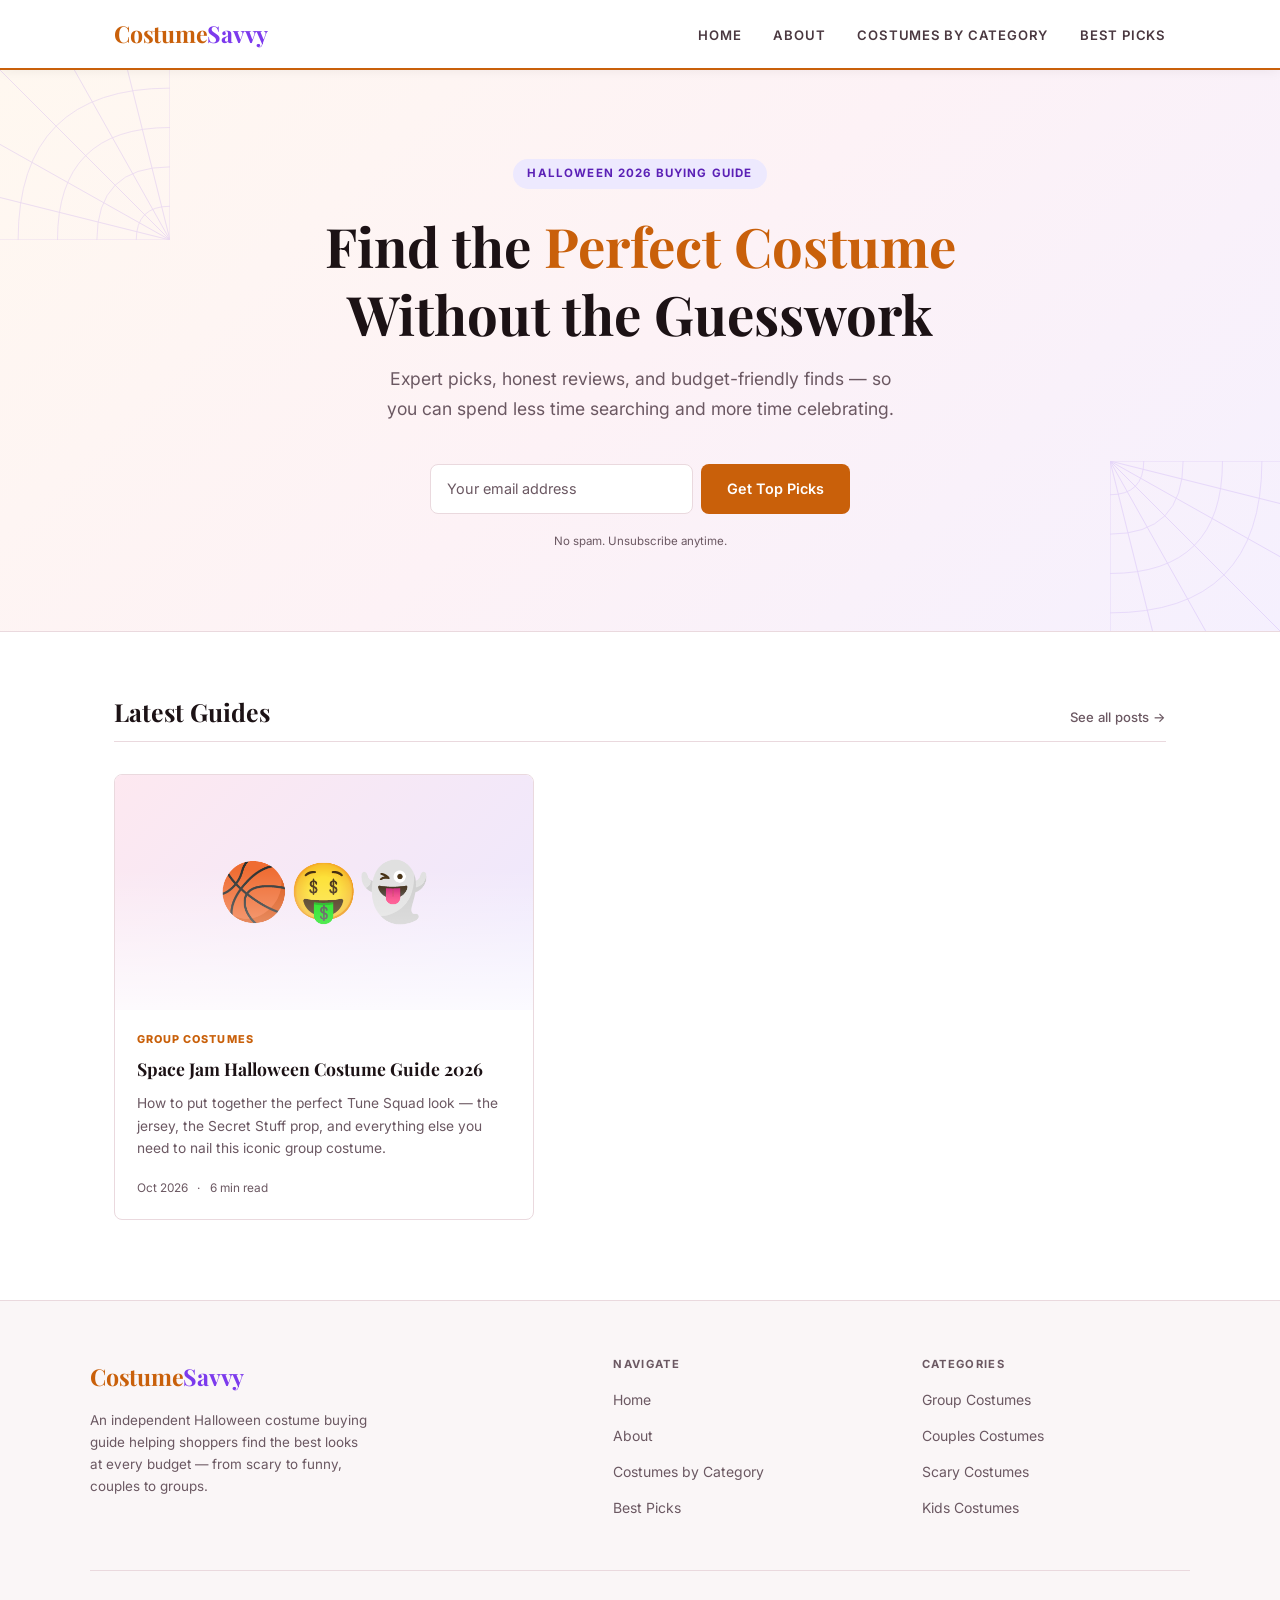
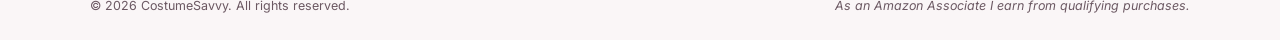
<file: index.html>
<!DOCTYPE html>
<html lang="en">
<head>
    <meta charset="UTF-8">
    <meta name="viewport" content="width=device-width, initial-scale=1.0">
    <meta name="description" content="CostumeSavvy is your go-to Halloween costume buying guide — from scary and funny to couples and group costumes at every budget.">
    <title>CostumeSavvy — Halloween Costume Buying Guide</title>
    <link rel="preconnect" href="https://fonts.googleapis.com">
    <link rel="preconnect" href="https://fonts.gstatic.com" crossorigin>
    <link href="https://fonts.googleapis.com/css2?family=Inter:wght@400;500;600;700;800&family=Playfair+Display:wght@600;700;800&display=swap" rel="stylesheet">
    <link rel="stylesheet" href="css/style.css">
</head>
<body>

    <!-- ===================== HEADER ===================== -->
    <header class="site-header">
        <div class="container">
            <a href="index.html" class="logo">Costume<span class="logo-accent">Savvy</span></a>

            <input type="checkbox" id="nav-toggle" class="nav-toggle" aria-hidden="true">
            <label for="nav-toggle" class="nav-toggle-label" aria-label="Toggle navigation">&#9776;</label>

            <nav class="main-nav" aria-label="Main navigation">
                <ul>
                    <li><a href="index.html">Home</a></li>
                    <li><a href="about.html">About</a></li>
                    <li><a href="#">Costumes by Category</a></li>
                    <li><a href="#">Best Picks</a></li>
                </ul>
            </nav>
        </div>
    </header>

    <!-- ===================== HERO ===================== -->
    <section class="hero">
        <!-- Spider web corner decorations -->
        <svg class="hero-web hero-web--tl" xmlns="http://www.w3.org/2000/svg" viewBox="0 0 160 160" aria-hidden="true">
            <line x1="0" y1="0" x2="160" y2="160" stroke="#7c3aed" stroke-width="0.8"/>
            <line x1="0" y1="0" x2="160" y2="90" stroke="#7c3aed" stroke-width="0.8"/>
            <line x1="0" y1="0" x2="90"  y2="160" stroke="#7c3aed" stroke-width="0.8"/>
            <line x1="0" y1="0" x2="160" y2="40" stroke="#7c3aed" stroke-width="0.8"/>
            <line x1="0" y1="0" x2="40"  y2="160" stroke="#7c3aed" stroke-width="0.8"/>
            <line x1="0" y1="0" x2="160" y2="0"  stroke="#7c3aed" stroke-width="0.8"/>
            <line x1="0" y1="0" x2="0"   y2="160" stroke="#7c3aed" stroke-width="0.8"/>
            <path d="M0,30 Q30,30 30,0"   fill="none" stroke="#7c3aed" stroke-width="0.7"/>
            <path d="M0,65 Q65,65 65,0"   fill="none" stroke="#7c3aed" stroke-width="0.7"/>
            <path d="M0,100 Q100,100 100,0" fill="none" stroke="#7c3aed" stroke-width="0.7"/>
            <path d="M0,135 Q135,135 135,0" fill="none" stroke="#7c3aed" stroke-width="0.7"/>
        </svg>
        <svg class="hero-web hero-web--br" xmlns="http://www.w3.org/2000/svg" viewBox="0 0 160 160" aria-hidden="true">
            <line x1="0" y1="0" x2="160" y2="160" stroke="#7c3aed" stroke-width="0.8"/>
            <line x1="0" y1="0" x2="160" y2="90" stroke="#7c3aed" stroke-width="0.8"/>
            <line x1="0" y1="0" x2="90"  y2="160" stroke="#7c3aed" stroke-width="0.8"/>
            <line x1="0" y1="0" x2="160" y2="40" stroke="#7c3aed" stroke-width="0.8"/>
            <line x1="0" y1="0" x2="40"  y2="160" stroke="#7c3aed" stroke-width="0.8"/>
            <line x1="0" y1="0" x2="160" y2="0"  stroke="#7c3aed" stroke-width="0.8"/>
            <line x1="0" y1="0" x2="0"   y2="160" stroke="#7c3aed" stroke-width="0.8"/>
            <path d="M0,30 Q30,30 30,0"   fill="none" stroke="#7c3aed" stroke-width="0.7"/>
            <path d="M0,65 Q65,65 65,0"   fill="none" stroke="#7c3aed" stroke-width="0.7"/>
            <path d="M0,100 Q100,100 100,0" fill="none" stroke="#7c3aed" stroke-width="0.7"/>
            <path d="M0,135 Q135,135 135,0" fill="none" stroke="#7c3aed" stroke-width="0.7"/>
        </svg>

        <div class="container" style="position: relative; z-index: 1;">
            <p class="hero-eyebrow">Halloween 2026 Buying Guide</p>
            <h1>Find the <span class="accent">Perfect Costume</span><br>Without the Guesswork</h1>
            <p class="hero-sub">Expert picks, honest reviews, and budget-friendly finds — so you can spend less time searching and more time celebrating.</p>

            <form class="signup-form" action="#" method="get">
                <input type="email" name="email" placeholder="Your email address" autocomplete="email" required>
                <button type="submit" class="btn">Get Top Picks</button>
                <p class="signup-note">No spam. Unsubscribe anytime.</p>
            </form>
        </div>
    </section>

    <!-- ===================== POSTS ===================== -->
    <main>
        <section class="posts-section">
            <div class="container">
                <div class="section-header">
                    <h2>Latest Guides</h2>
                    <a href="#" class="see-all">See all posts &rarr;</a>
                </div>

                <div class="cards-grid cards-grid--single">

                    <article class="card">
                        <div class="card-thumb" role="img" aria-label="Space Jam Tune Squad basketball costume">
                            &#x1F3C0;&#x1F911;&#x1F47B;
                        </div>
                        <div class="card-body">
                            <p class="card-tag">Group Costumes</p>
                            <h3><a href="posts/space-jam-halloween-costume-2026.html">Space Jam Halloween Costume Guide 2026</a></h3>
                            <p class="card-excerpt">How to put together the perfect Tune Squad look — the jersey, the Secret Stuff prop, and everything else you need to nail this iconic group costume.</p>
                            <p class="card-meta">
                                <span>Oct 2026</span>
                                <span class="dot">6 min read</span>
                            </p>
                        </div>
                    </article>

                </div>
            </div>
        </section>
    </main>

    <!-- ===================== FOOTER ===================== -->
    <footer class="site-footer">
        <div class="footer-grid">
            <div class="footer-brand">
                <a href="index.html" class="logo">Costume<span class="logo-accent">Savvy</span></a>
                <p>An independent Halloween costume buying guide helping shoppers find the best looks at every budget — from scary to funny, couples to groups.</p>
            </div>
            <div class="footer-col">
                <h4>Navigate</h4>
                <ul>
                    <li><a href="index.html">Home</a></li>
                    <li><a href="about.html">About</a></li>
                    <li><a href="#">Costumes by Category</a></li>
                    <li><a href="#">Best Picks</a></li>
                </ul>
            </div>
            <div class="footer-col">
                <h4>Categories</h4>
                <ul>
                    <li><a href="#">Group Costumes</a></li>
                    <li><a href="#">Couples Costumes</a></li>
                    <li><a href="#">Scary Costumes</a></li>
                    <li><a href="#">Kids Costumes</a></li>
                </ul>
            </div>
        </div>
        <div class="footer-bottom">
            <p>&copy; 2026 CostumeSavvy. All rights reserved.</p>
            <p class="footer-disclosure">As an Amazon Associate I earn from qualifying purchases.</p>
        </div>
    </footer>

</body>
</html>
</file>
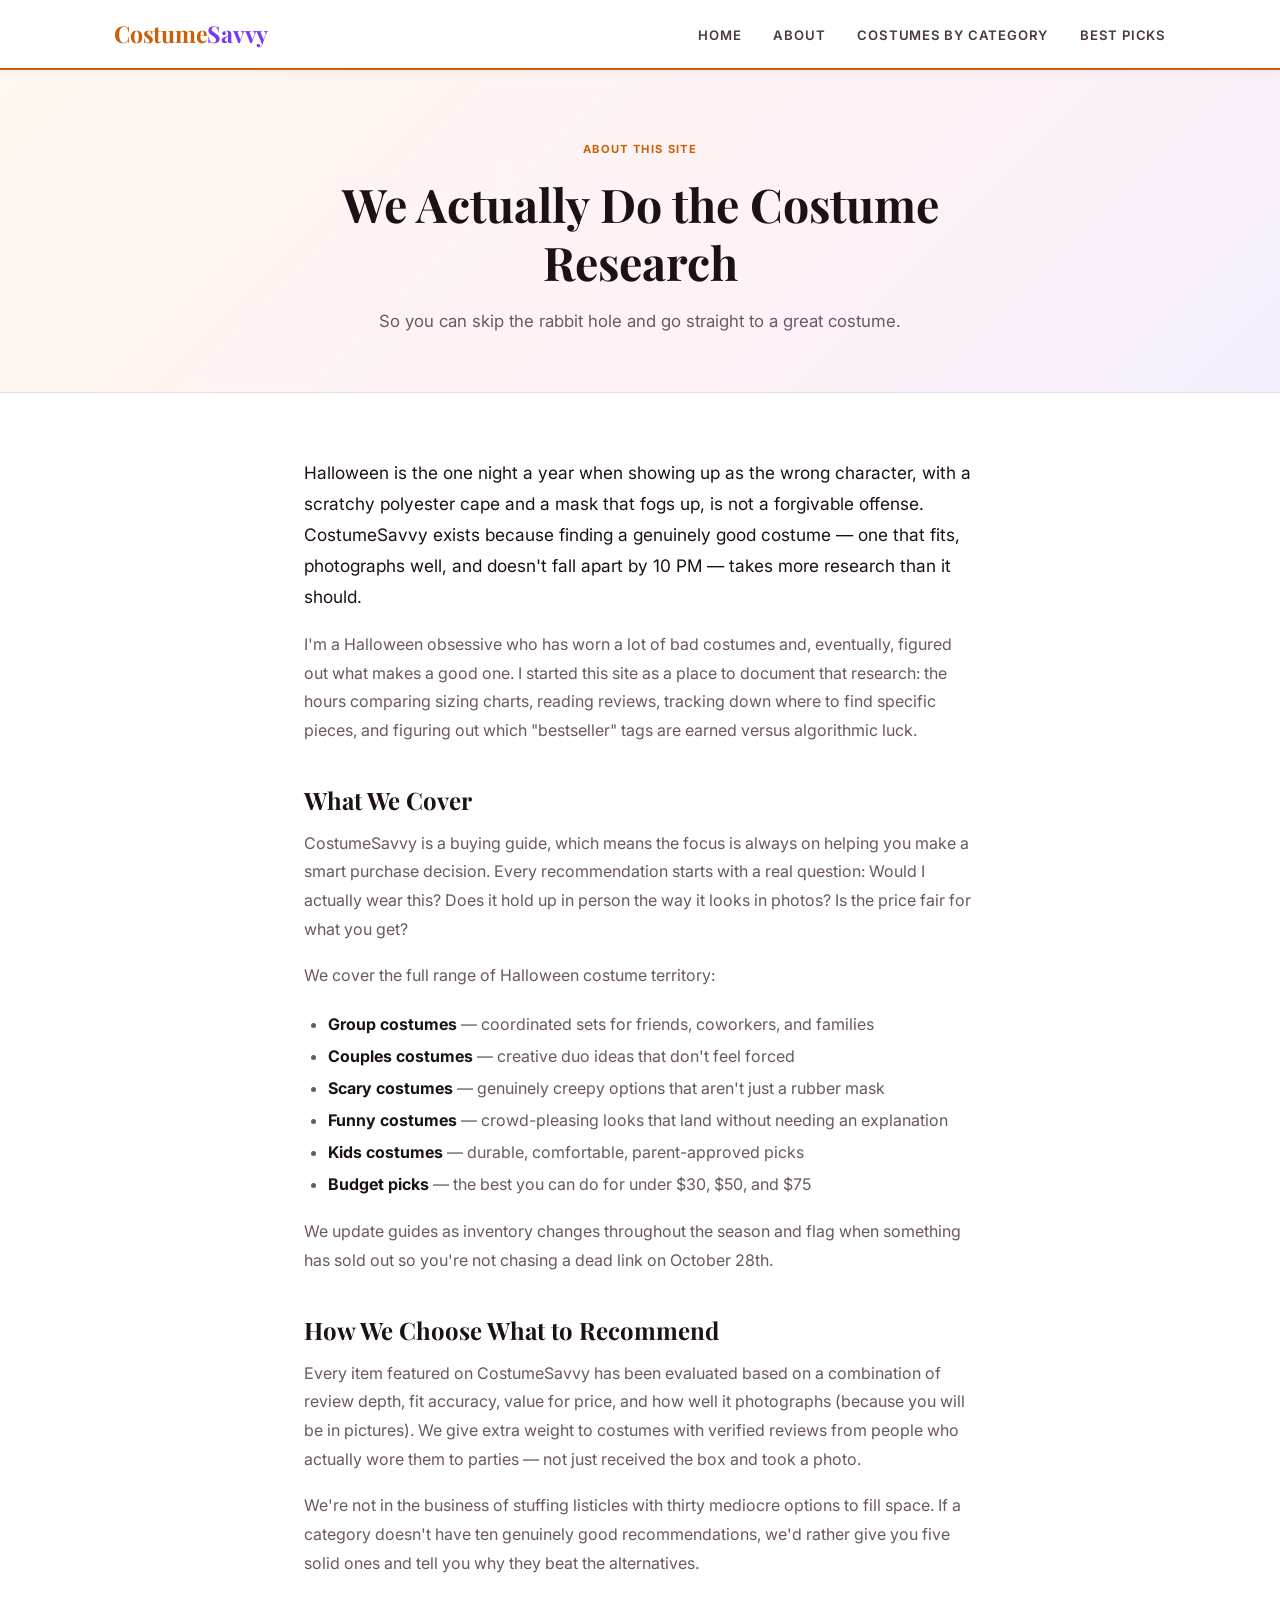
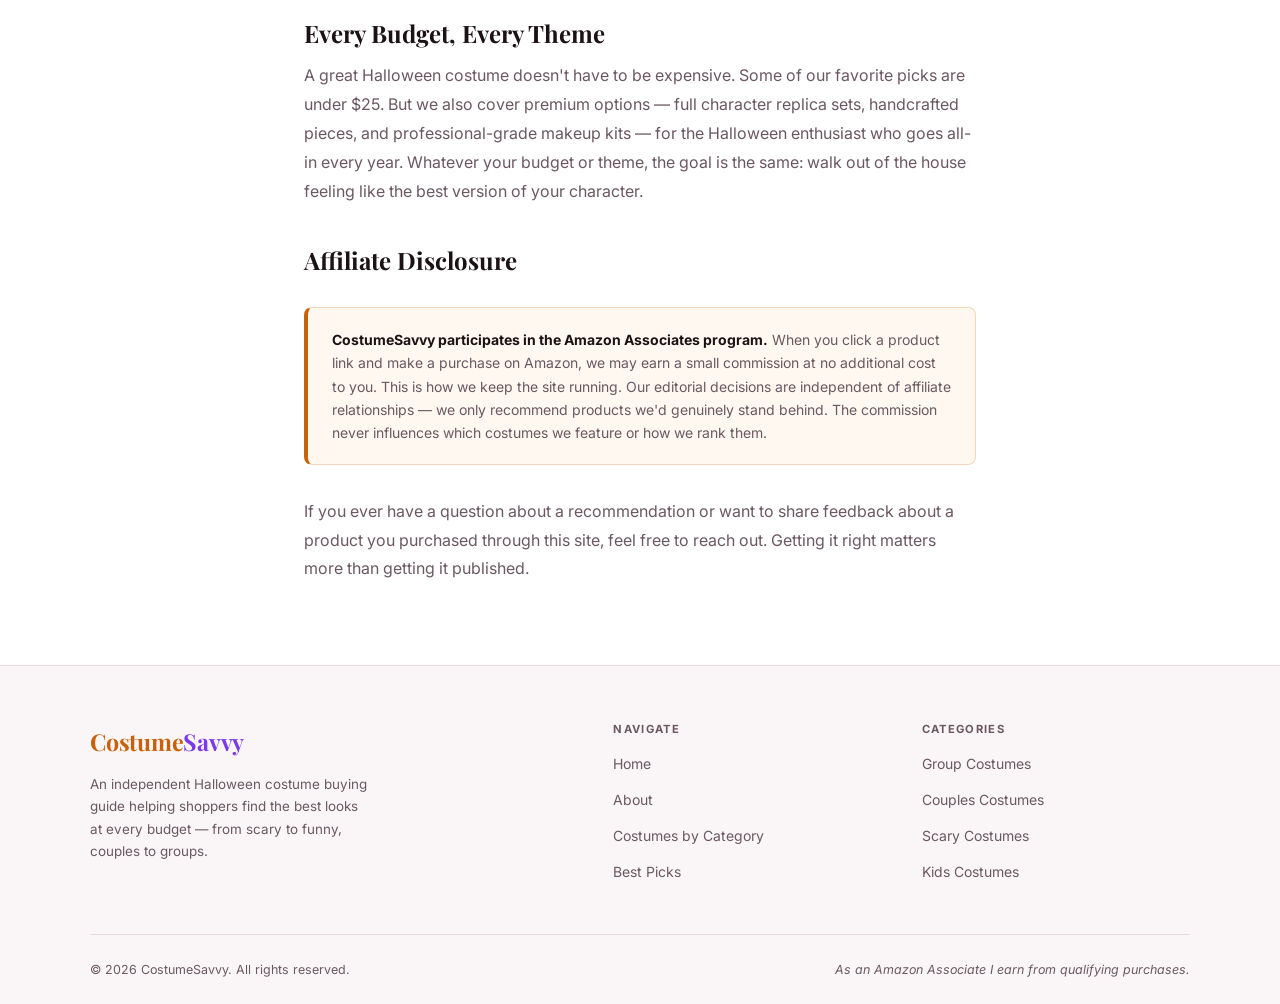
<file: about.html>
<!DOCTYPE html>
<html lang="en">
<head>
    <meta charset="UTF-8">
    <meta name="viewport" content="width=device-width, initial-scale=1.0">
    <meta name="description" content="About CostumeSavvy — an independent Halloween costume buying guide helping shoppers find the best costumes at every budget.">
    <title>About — CostumeSavvy</title>
    <link rel="preconnect" href="https://fonts.googleapis.com">
    <link rel="preconnect" href="https://fonts.gstatic.com" crossorigin>
    <link href="https://fonts.googleapis.com/css2?family=Inter:wght@400;500;600;700;800&family=Playfair+Display:wght@600;700;800&display=swap" rel="stylesheet">
    <link rel="stylesheet" href="css/style.css">
</head>
<body>

    <!-- ===================== HEADER ===================== -->
    <header class="site-header">
        <div class="container">
            <a href="index.html" class="logo">Costume<span class="logo-accent">Savvy</span></a>

            <input type="checkbox" id="nav-toggle" class="nav-toggle" aria-hidden="true">
            <label for="nav-toggle" class="nav-toggle-label" aria-label="Toggle navigation">&#9776;</label>

            <nav class="main-nav" aria-label="Main navigation">
                <ul>
                    <li><a href="index.html">Home</a></li>
                    <li><a href="about.html">About</a></li>
                    <li><a href="#">Costumes by Category</a></li>
                    <li><a href="#">Best Picks</a></li>
                </ul>
            </nav>
        </div>
    </header>

    <!-- ===================== PAGE HERO ===================== -->
    <section class="page-hero">
        <p class="eyebrow">About This Site</p>
        <h1>We Actually Do the Costume Research</h1>
        <p>So you can skip the rabbit hole and go straight to a great costume.</p>
    </section>

    <!-- ===================== CONTENT ===================== -->
    <main>
        <article class="about-body">

            <p class="lead">Halloween is the one night a year when showing up as the wrong character, with a scratchy polyester cape and a mask that fogs up, is not a forgivable offense. CostumeSavvy exists because finding a genuinely good costume — one that fits, photographs well, and doesn't fall apart by 10 PM — takes more research than it should.</p>

            <p>I'm a Halloween obsessive who has worn a lot of bad costumes and, eventually, figured out what makes a good one. I started this site as a place to document that research: the hours comparing sizing charts, reading reviews, tracking down where to find specific pieces, and figuring out which "bestseller" tags are earned versus algorithmic luck.</p>

            <h2>What We Cover</h2>

            <p>CostumeSavvy is a buying guide, which means the focus is always on helping you make a smart purchase decision. Every recommendation starts with a real question: Would I actually wear this? Does it hold up in person the way it looks in photos? Is the price fair for what you get?</p>

            <p>We cover the full range of Halloween costume territory:</p>

            <ul style="list-style: disc; padding-left: 1.5rem; color: var(--text-muted); line-height: 2; margin-bottom: 1.1rem;">
                <li><strong style="color: var(--text);">Group costumes</strong> — coordinated sets for friends, coworkers, and families</li>
                <li><strong style="color: var(--text);">Couples costumes</strong> — creative duo ideas that don't feel forced</li>
                <li><strong style="color: var(--text);">Scary costumes</strong> — genuinely creepy options that aren't just a rubber mask</li>
                <li><strong style="color: var(--text);">Funny costumes</strong> — crowd-pleasing looks that land without needing an explanation</li>
                <li><strong style="color: var(--text);">Kids costumes</strong> — durable, comfortable, parent-approved picks</li>
                <li><strong style="color: var(--text);">Budget picks</strong> — the best you can do for under $30, $50, and $75</li>
            </ul>

            <p>We update guides as inventory changes throughout the season and flag when something has sold out so you're not chasing a dead link on October 28th.</p>

            <h2>How We Choose What to Recommend</h2>

            <p>Every item featured on CostumeSavvy has been evaluated based on a combination of review depth, fit accuracy, value for price, and how well it photographs (because you will be in pictures). We give extra weight to costumes with verified reviews from people who actually wore them to parties — not just received the box and took a photo.</p>

            <p>We're not in the business of stuffing listicles with thirty mediocre options to fill space. If a category doesn't have ten genuinely good recommendations, we'd rather give you five solid ones and tell you why they beat the alternatives.</p>

            <h2>Every Budget, Every Theme</h2>

            <p>A great Halloween costume doesn't have to be expensive. Some of our favorite picks are under $25. But we also cover premium options — full character replica sets, handcrafted pieces, and professional-grade makeup kits — for the Halloween enthusiast who goes all-in every year. Whatever your budget or theme, the goal is the same: walk out of the house feeling like the best version of your character.</p>

            <h2>Affiliate Disclosure</h2>

            <div class="disclosure-box">
                <p><strong>CostumeSavvy participates in the Amazon Associates program.</strong> When you click a product link and make a purchase on Amazon, we may earn a small commission at no additional cost to you. This is how we keep the site running. Our editorial decisions are independent of affiliate relationships — we only recommend products we'd genuinely stand behind. The commission never influences which costumes we feature or how we rank them.</p>
            </div>

            <p>If you ever have a question about a recommendation or want to share feedback about a product you purchased through this site, feel free to reach out. Getting it right matters more than getting it published.</p>

        </article>
    </main>

    <!-- ===================== FOOTER ===================== -->
    <footer class="site-footer">
        <div class="footer-grid">
            <div class="footer-brand">
                <a href="index.html" class="logo">Costume<span class="logo-accent">Savvy</span></a>
                <p>An independent Halloween costume buying guide helping shoppers find the best looks at every budget — from scary to funny, couples to groups.</p>
            </div>
            <div class="footer-col">
                <h4>Navigate</h4>
                <ul>
                    <li><a href="index.html">Home</a></li>
                    <li><a href="about.html">About</a></li>
                    <li><a href="#">Costumes by Category</a></li>
                    <li><a href="#">Best Picks</a></li>
                </ul>
            </div>
            <div class="footer-col">
                <h4>Categories</h4>
                <ul>
                    <li><a href="#">Group Costumes</a></li>
                    <li><a href="#">Couples Costumes</a></li>
                    <li><a href="#">Scary Costumes</a></li>
                    <li><a href="#">Kids Costumes</a></li>
                </ul>
            </div>
        </div>
        <div class="footer-bottom">
            <p>&copy; 2026 CostumeSavvy. All rights reserved.</p>
            <p class="footer-disclosure">As an Amazon Associate I earn from qualifying purchases.</p>
        </div>
    </footer>

</body>
</html>
</file>
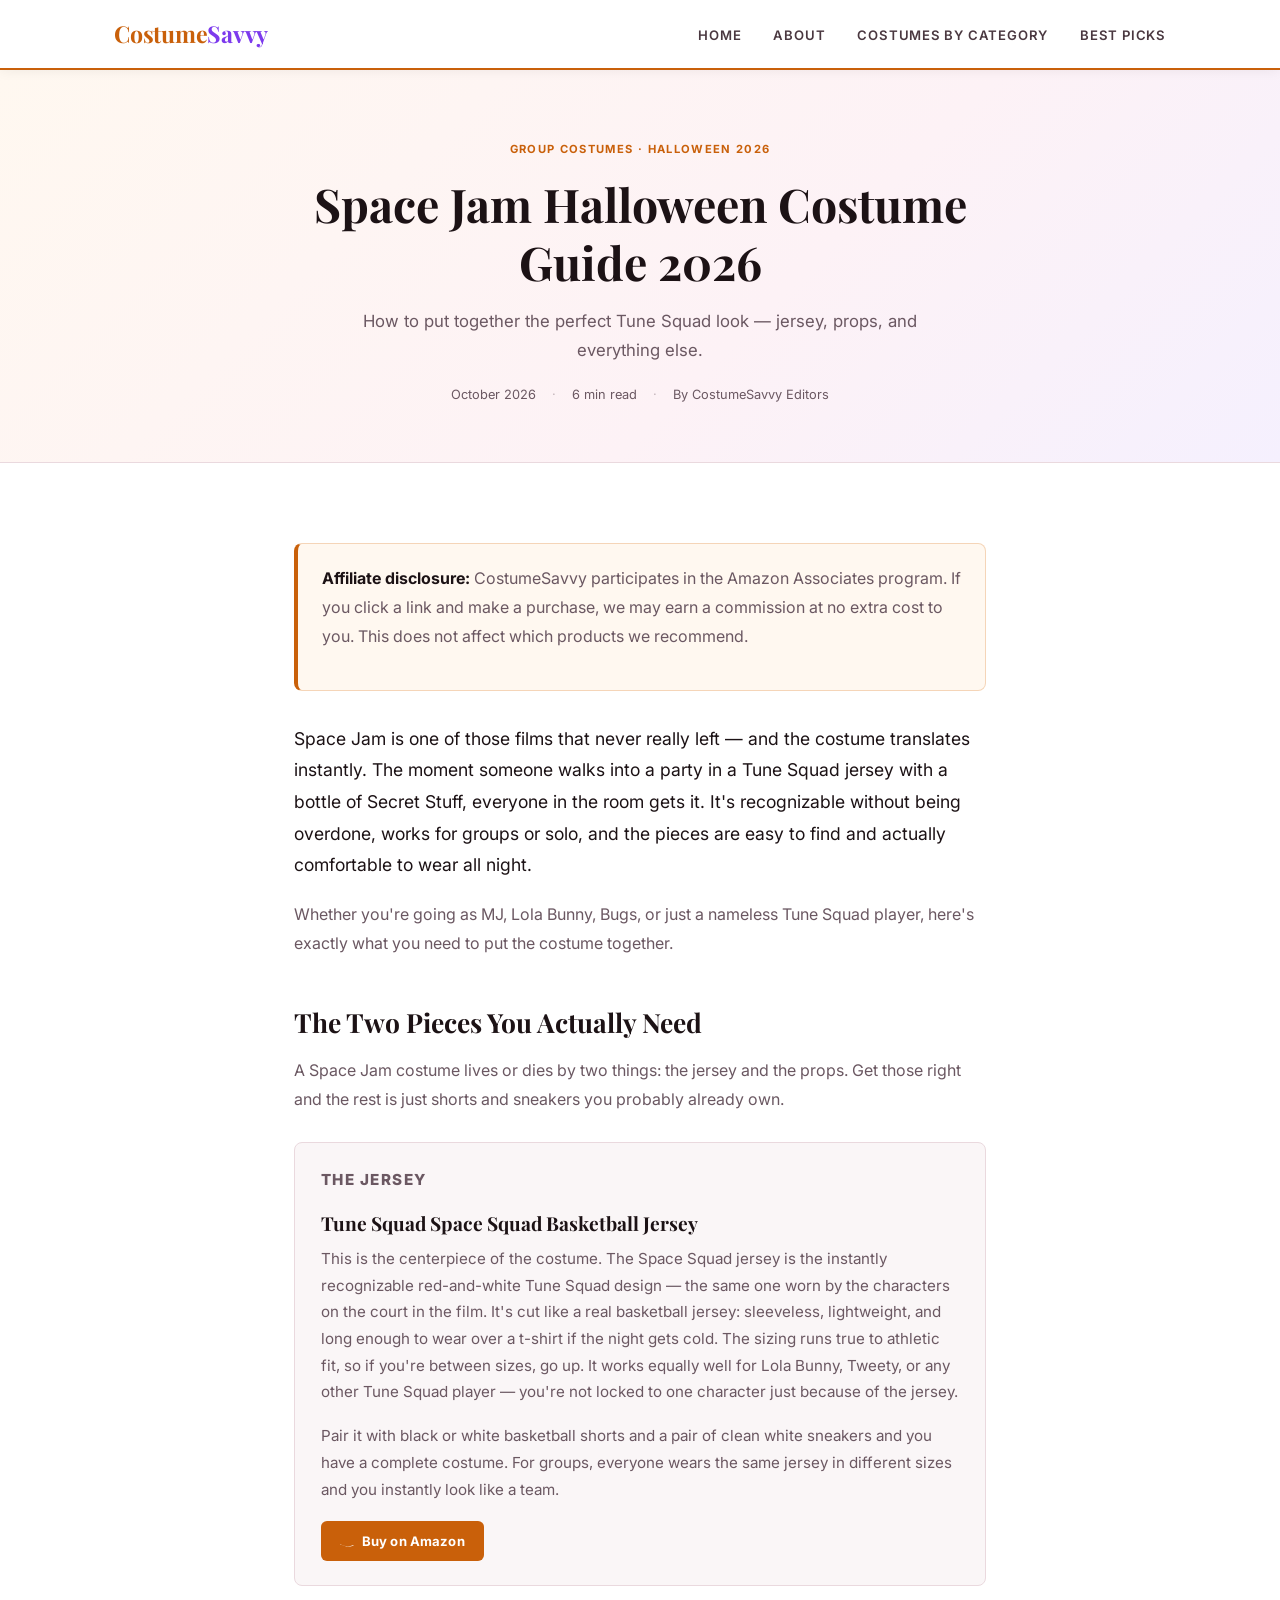
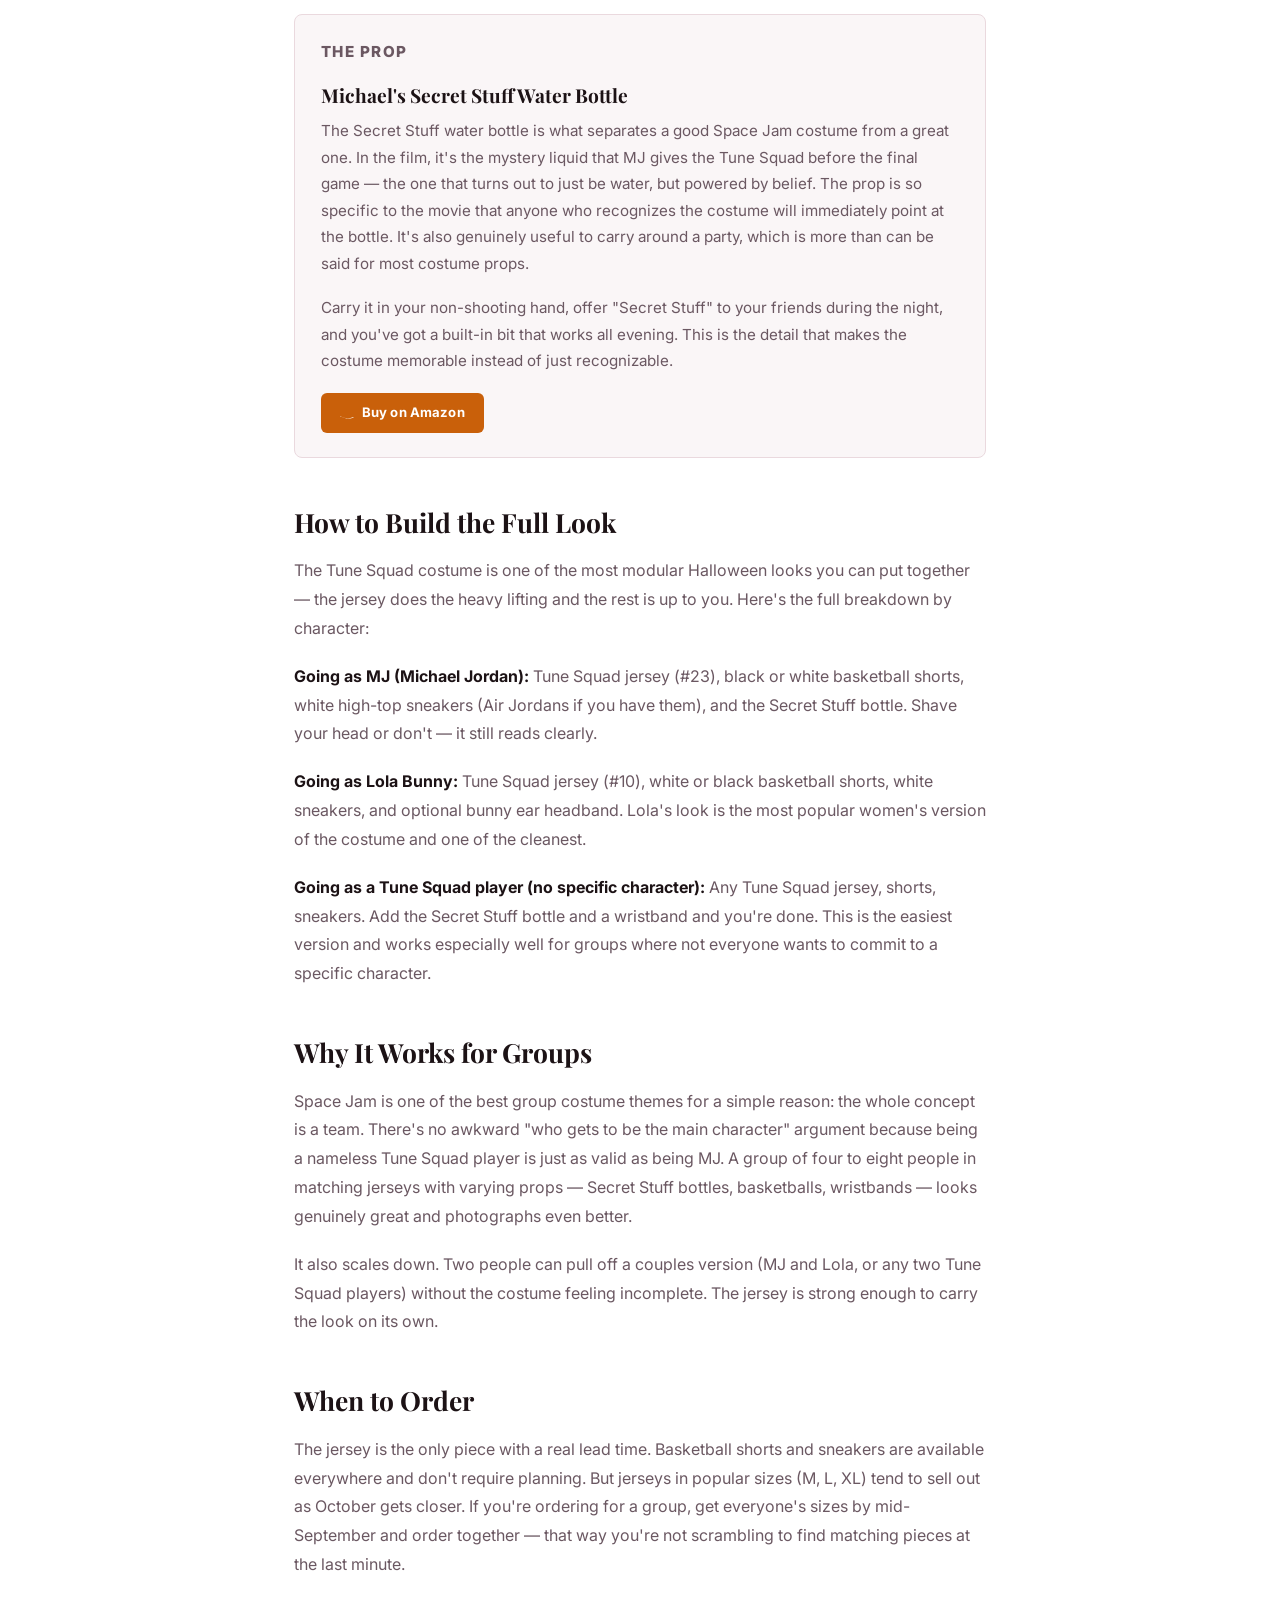
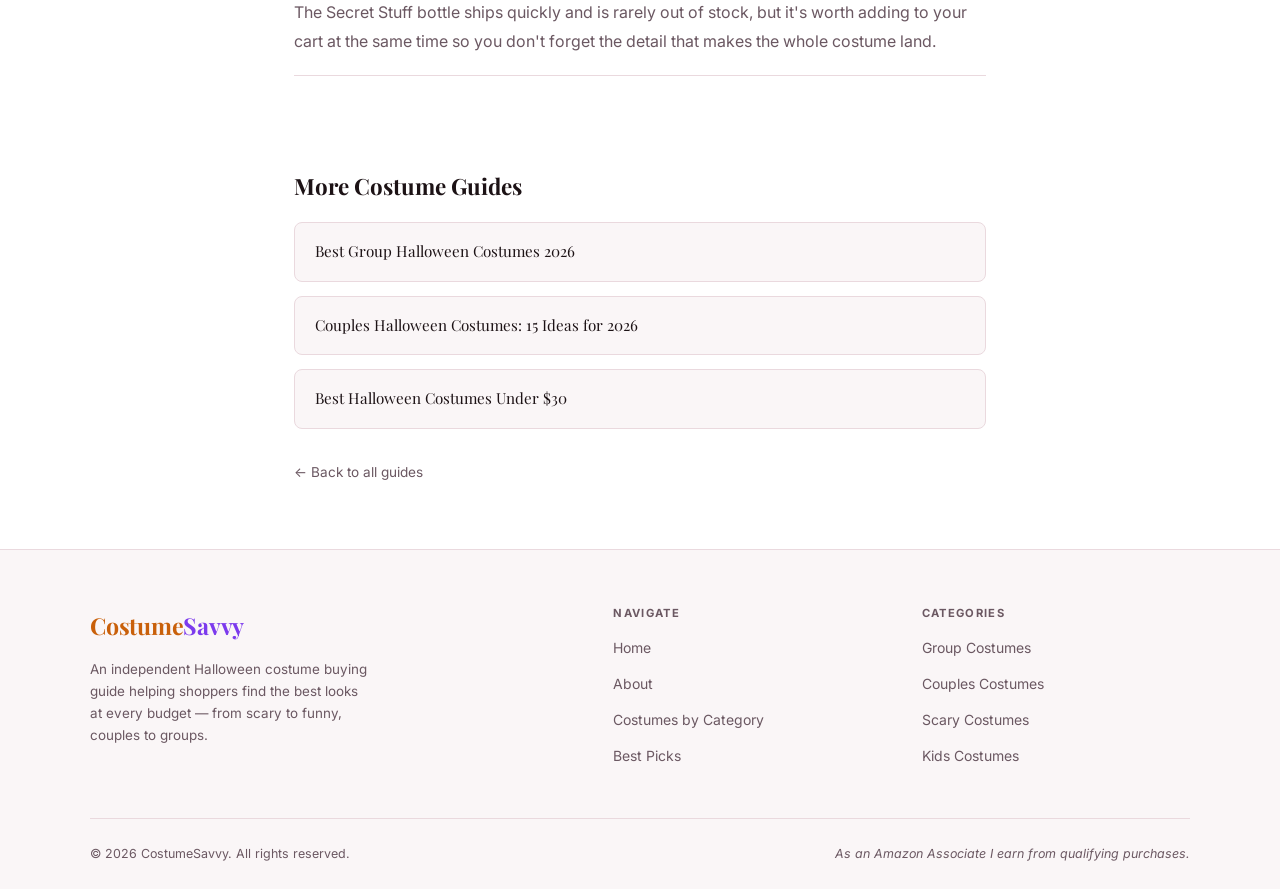
<file: posts/space-jam-halloween-costume-2026.html>
<!DOCTYPE html>
<html lang="en">
<head>
    <meta charset="UTF-8">
    <meta name="viewport" content="width=device-width, initial-scale=1.0">
    <meta name="description" content="The best Space Jam Halloween costume ideas for 2026 — Tune Squad jerseys, props, and everything you need to dress up as your favorite character.">
    <title>Space Jam Halloween Costume Guide 2026 — CostumeSavvy</title>
    <link rel="preconnect" href="https://fonts.googleapis.com">
    <link rel="preconnect" href="https://fonts.gstatic.com" crossorigin>
    <link href="https://fonts.googleapis.com/css2?family=Inter:wght@400;500;600;700;800&family=Playfair+Display:wght@600;700;800&display=swap" rel="stylesheet">
    <link rel="stylesheet" href="../css/style.css">
</head>
<body>

    <!-- ===================== HEADER ===================== -->
    <header class="site-header">
        <div class="container">
            <a href="../index.html" class="logo">Costume<span class="logo-accent">Savvy</span></a>

            <input type="checkbox" id="nav-toggle" class="nav-toggle" aria-hidden="true">
            <label for="nav-toggle" class="nav-toggle-label" aria-label="Toggle navigation">&#9776;</label>

            <nav class="main-nav" aria-label="Main navigation">
                <ul>
                    <li><a href="../index.html">Home</a></li>
                    <li><a href="../about.html">About</a></li>
                    <li><a href="#">Costumes by Category</a></li>
                    <li><a href="#">Best Picks</a></li>
                </ul>
            </nav>
        </div>
    </header>

    <!-- ===================== ARTICLE HEADER ===================== -->
    <header class="page-hero">
        <p class="eyebrow">Group Costumes &middot; Halloween 2026</p>
        <h1>Space Jam Halloween Costume Guide 2026</h1>
        <p>How to put together the perfect Tune Squad look — jersey, props, and everything else.</p>
        <div class="article-meta">
            <span>October 2026</span>
            <span class="sep">&middot;</span>
            <span>6 min read</span>
            <span class="sep">&middot;</span>
            <span>By CostumeSavvy Editors</span>
        </div>
    </header>

    <!-- ===================== ARTICLE BODY ===================== -->
    <main>
        <article class="article-body">

            <div class="disclosure-box">
                <p><strong>Affiliate disclosure:</strong> CostumeSavvy participates in the Amazon Associates program. If you click a link and make a purchase, we may earn a commission at no extra cost to you. This does not affect which products we recommend.</p>
            </div>

            <p class="lead">Space Jam is one of those films that never really left — and the costume translates instantly. The moment someone walks into a party in a Tune Squad jersey with a bottle of Secret Stuff, everyone in the room gets it. It's recognizable without being overdone, works for groups or solo, and the pieces are easy to find and actually comfortable to wear all night.</p>

            <p>Whether you're going as MJ, Lola Bunny, Bugs, or just a nameless Tune Squad player, here's exactly what you need to put the costume together.</p>

            <h2>The Two Pieces You Actually Need</h2>

            <p>A Space Jam costume lives or dies by two things: the jersey and the props. Get those right and the rest is just shorts and sneakers you probably already own.</p>

            <!-- ========== PRODUCT 1 ========== -->
            <div class="costume-card">
                <p class="costume-num">The Jersey</p>
                <h3>Tune Squad Space Squad Basketball Jersey</h3>
                <p>This is the centerpiece of the costume. The Space Squad jersey is the instantly recognizable red-and-white Tune Squad design — the same one worn by the characters on the court in the film. It's cut like a real basketball jersey: sleeveless, lightweight, and long enough to wear over a t-shirt if the night gets cold. The sizing runs true to athletic fit, so if you're between sizes, go up. It works equally well for Lola Bunny, Tweety, or any other Tune Squad player — you're not locked to one character just because of the jersey.</p>
                <p>Pair it with black or white basketball shorts and a pair of clean white sneakers and you have a complete costume. For groups, everyone wears the same jersey in different sizes and you instantly look like a team.</p>
                <a href="https://amzn.to/42jnlCt" class="amazon-btn" rel="nofollow sponsored" target="_blank">
                    <svg viewBox="0 0 24 24" xmlns="http://www.w3.org/2000/svg"><path d="M.045 18.02c.072-.116.187-.124.348-.022 3.636 2.11 7.594 3.166 11.87 3.166 2.852 0 5.668-.533 8.447-1.595l.315-.14c.138-.06.234-.1.29-.1.15 0 .224.09.224.27v.42c0 .14-.045.26-.135.36-.09.09-.27.18-.54.27-.27.09-.6.18-.99.27-.39.09-.84.18-1.35.27-.51.09-1.065.162-1.665.216-.6.054-1.2.09-1.8.108-.6.018-1.17.027-1.71.027-3.762 0-7.2-.79-10.31-2.37L.585 18.7c-.165-.075-.255-.183-.27-.324-.015-.14.025-.256.09-.355l.018-.027z"/></svg>
                    Buy on Amazon
                </a>
            </div>

            <!-- ========== PRODUCT 2 ========== -->
            <div class="costume-card">
                <p class="costume-num">The Prop</p>
                <h3>Michael's Secret Stuff Water Bottle</h3>
                <p>The Secret Stuff water bottle is what separates a good Space Jam costume from a great one. In the film, it's the mystery liquid that MJ gives the Tune Squad before the final game — the one that turns out to just be water, but powered by belief. The prop is so specific to the movie that anyone who recognizes the costume will immediately point at the bottle. It's also genuinely useful to carry around a party, which is more than can be said for most costume props.</p>
                <p>Carry it in your non-shooting hand, offer "Secret Stuff" to your friends during the night, and you've got a built-in bit that works all evening. This is the detail that makes the costume memorable instead of just recognizable.</p>
                <a href="https://amzn.to/4waOx3V" class="amazon-btn" rel="nofollow sponsored" target="_blank">
                    <svg viewBox="0 0 24 24" xmlns="http://www.w3.org/2000/svg"><path d="M.045 18.02c.072-.116.187-.124.348-.022 3.636 2.11 7.594 3.166 11.87 3.166 2.852 0 5.668-.533 8.447-1.595l.315-.14c.138-.06.234-.1.29-.1.15 0 .224.09.224.27v.42c0 .14-.045.26-.135.36-.09.09-.27.18-.54.27-.27.09-.6.18-.99.27-.39.09-.84.18-1.35.27-.51.09-1.065.162-1.665.216-.6.054-1.2.09-1.8.108-.6.018-1.17.027-1.71.027-3.762 0-7.2-.79-10.31-2.37L.585 18.7c-.165-.075-.255-.183-.27-.324-.015-.14.025-.256.09-.355l.018-.027z"/></svg>
                    Buy on Amazon
                </a>
            </div>

            <h2>How to Build the Full Look</h2>

            <p>The Tune Squad costume is one of the most modular Halloween looks you can put together — the jersey does the heavy lifting and the rest is up to you. Here's the full breakdown by character:</p>

            <p><strong style="color: var(--text);">Going as MJ (Michael Jordan):</strong> Tune Squad jersey (#23), black or white basketball shorts, white high-top sneakers (Air Jordans if you have them), and the Secret Stuff bottle. Shave your head or don't — it still reads clearly.</p>

            <p><strong style="color: var(--text);">Going as Lola Bunny:</strong> Tune Squad jersey (#10), white or black basketball shorts, white sneakers, and optional bunny ear headband. Lola's look is the most popular women's version of the costume and one of the cleanest.</p>

            <p><strong style="color: var(--text);">Going as a Tune Squad player (no specific character):</strong> Any Tune Squad jersey, shorts, sneakers. Add the Secret Stuff bottle and a wristband and you're done. This is the easiest version and works especially well for groups where not everyone wants to commit to a specific character.</p>

            <h2>Why It Works for Groups</h2>

            <p>Space Jam is one of the best group costume themes for a simple reason: the whole concept is a team. There's no awkward "who gets to be the main character" argument because being a nameless Tune Squad player is just as valid as being MJ. A group of four to eight people in matching jerseys with varying props — Secret Stuff bottles, basketballs, wristbands — looks genuinely great and photographs even better.</p>

            <p>It also scales down. Two people can pull off a couples version (MJ and Lola, or any two Tune Squad players) without the costume feeling incomplete. The jersey is strong enough to carry the look on its own.</p>

            <h2>When to Order</h2>

            <p>The jersey is the only piece with a real lead time. Basketball shorts and sneakers are available everywhere and don't require planning. But jerseys in popular sizes (M, L, XL) tend to sell out as October gets closer. If you're ordering for a group, get everyone's sizes by mid-September and order together — that way you're not scrambling to find matching pieces at the last minute.</p>

            <p>The Secret Stuff bottle ships quickly and is rarely out of stock, but it's worth adding to your cart at the same time so you don't forget the detail that makes the whole costume land.</p>

            <!-- Related posts -->
            <div class="related-posts">
                <h2>More Costume Guides</h2>
                <ul class="related-list">
                    <li><a href="#">Best Group Halloween Costumes 2026</a></li>
                    <li><a href="#">Couples Halloween Costumes: 15 Ideas for 2026</a></li>
                    <li><a href="#">Best Halloween Costumes Under $30</a></li>
                </ul>
                <a href="../index.html" class="back-home">&larr; Back to all guides</a>
            </div>

        </article>
    </main>

    <!-- ===================== FOOTER ===================== -->
    <footer class="site-footer">
        <div class="footer-grid">
            <div class="footer-brand">
                <a href="../index.html" class="logo">Costume<span class="logo-accent">Savvy</span></a>
                <p>An independent Halloween costume buying guide helping shoppers find the best looks at every budget — from scary to funny, couples to groups.</p>
            </div>
            <div class="footer-col">
                <h4>Navigate</h4>
                <ul>
                    <li><a href="../index.html">Home</a></li>
                    <li><a href="../about.html">About</a></li>
                    <li><a href="#">Costumes by Category</a></li>
                    <li><a href="#">Best Picks</a></li>
                </ul>
            </div>
            <div class="footer-col">
                <h4>Categories</h4>
                <ul>
                    <li><a href="#">Group Costumes</a></li>
                    <li><a href="#">Couples Costumes</a></li>
                    <li><a href="#">Scary Costumes</a></li>
                    <li><a href="#">Kids Costumes</a></li>
                </ul>
            </div>
        </div>
        <div class="footer-bottom">
            <p>&copy; 2026 CostumeSavvy. All rights reserved.</p>
            <p class="footer-disclosure">As an Amazon Associate I earn from qualifying purchases.</p>
        </div>
    </footer>

</body>
</html>
</file>
<file: css/style.css>
/* ============================================================
   CostumeSavvy — style.css
   ============================================================ */

/* --- Variables -------------------------------------------- */
:root {
    --bg:           #ffffff;
    --bg-surface:   #faf6f7;
    --bg-card:      #ffffff;
    --orange:       #c9600a;
    --orange-light: #e8771a;
    --purple:       #7c3aed;
    --purple-dark:  #5b21b6;
    --purple-mid:   #6d28d9;
    --text:         #1c1215;
    --text-muted:   #6b5862;
    --border:       #ead9de;
    --radius:       8px;
    --shadow-md:    0 4px 24px rgba(0, 0, 0, 0.08);
    --shadow-lg:    0 8px 40px rgba(0, 0, 0, 0.13);
    --max-w:        1100px;
}

/* --- Reset ------------------------------------------------- */
*, *::before, *::after { box-sizing: border-box; margin: 0; padding: 0; }
html { scroll-behavior: smooth; -webkit-text-size-adjust: 100%; }
body {
    background: var(--bg);
    color: var(--text);
    font-family: 'Inter', -apple-system, BlinkMacSystemFont, 'Segoe UI', Helvetica, Arial, sans-serif;
    font-size: 16px;
    line-height: 1.7;
    min-height: 100vh;
}
img, svg { max-width: 100%; height: auto; display: block; }
a { color: var(--orange); text-decoration: none; transition: color 0.18s; }
a:hover { color: var(--orange-light); }
ul, ol { list-style: none; }
button, input { font: inherit; }

/* --- Typography -------------------------------------------- */
h1, h2, h3, h4 {
    font-family: 'Playfair Display', Georgia, 'Times New Roman', serif;
    line-height: 1.25;
    color: var(--text);
}

/* --- Layout helpers --------------------------------------- */
.container {
    max-width: var(--max-w);
    margin: 0 auto;
    padding: 0 1.5rem;
}

/* --- Buttons ---------------------------------------------- */
.btn {
    display: inline-block;
    padding: 0.75rem 1.5rem;
    background: var(--orange);
    color: #fff;
    font-weight: 600;
    font-size: 0.9rem;
    border-radius: var(--radius);
    border: 2px solid transparent;
    cursor: pointer;
    transition: background 0.2s, transform 0.1s;
    white-space: nowrap;
    line-height: 1;
}
.btn:hover { background: var(--orange-light); color: #fff; }
.btn:active { transform: scale(0.97); }
.btn-outline {
    background: transparent;
    border-color: var(--orange);
    color: var(--orange);
}
.btn-outline:hover { background: var(--orange); color: #fff; }

/* ============================================================
   HEADER / NAV
   ============================================================ */
.site-header {
    background: #ffffff;
    border-bottom: 2px solid var(--orange);
    position: sticky;
    top: 0;
    z-index: 200;
    box-shadow: 0 1px 12px rgba(0,0,0,0.06);
}
.site-header .container {
    display: flex;
    align-items: center;
    justify-content: space-between;
    padding-top: 0.9rem;
    padding-bottom: 0.9rem;
    position: relative;
}

.logo {
    font-family: 'Playfair Display', Georgia, serif;
    font-size: 1.45rem;
    font-weight: 700;
    color: var(--orange);
    letter-spacing: -0.01em;
}
.logo .logo-accent { color: var(--purple); }
.logo:hover { color: var(--orange-light); }

/* Desktop nav */
.main-nav ul {
    display: flex;
    align-items: center;
    gap: 2rem;
}
.main-nav a {
    color: #4a3840;
    font-size: 0.82rem;
    font-weight: 600;
    letter-spacing: 0.06em;
    text-transform: uppercase;
}
.main-nav a:hover { color: var(--orange); }

/* Mobile toggle (CSS-only checkbox hack) */
.nav-toggle { display: none; }
.nav-toggle-label {
    display: none;
    cursor: pointer;
    color: var(--text);
    font-size: 1.4rem;
    line-height: 1;
    padding: 0.25rem;
    user-select: none;
}

/* ============================================================
   HERO SECTION
   ============================================================ */
.hero {
    position: relative;
    background: linear-gradient(135deg, #fff8f0 0%, #fdf2f6 50%, #f5f0fe 100%);
    padding: 5.5rem 1.5rem 5rem;
    text-align: center;
    overflow: hidden;
    border-bottom: 1px solid var(--border);
}
.hero-web {
    position: absolute;
    opacity: 0.15;
    pointer-events: none;
}
.hero-web--tl { top: -10px; left: -10px; width: 180px; transform: rotate(180deg); }
.hero-web--br { bottom: -10px; right: -10px; width: 180px; }
.hero-eyebrow {
    display: inline-block;
    background: #ede9fe;
    color: var(--purple-dark);
    font-size: 0.72rem;
    font-weight: 700;
    letter-spacing: 0.1em;
    text-transform: uppercase;
    padding: 0.35rem 0.9rem;
    border-radius: 2rem;
    margin-bottom: 1.4rem;
}
.hero h1 {
    font-size: clamp(2.1rem, 5vw, 3.4rem);
    color: var(--text);
    max-width: 760px;
    margin: 0 auto 1rem;
}
.hero h1 .accent { color: var(--orange); }
.hero-sub {
    font-size: 1.1rem;
    color: var(--text-muted);
    max-width: 520px;
    margin: 0 auto 2.5rem;
}

/* Email signup */
.signup-form {
    display: flex;
    gap: 0.5rem;
    max-width: 420px;
    margin: 0 auto;
    flex-wrap: wrap;
}
.signup-form input[type="email"] {
    flex: 1;
    min-width: 0;
    padding: 0.75rem 1rem;
    border-radius: var(--radius);
    border: 1px solid var(--border);
    background: #fff;
    color: var(--text);
    font-size: 0.9rem;
    outline: none;
    transition: border-color 0.2s;
}
.signup-form input[type="email"]:focus { border-color: var(--orange); }
.signup-form input[type="email"]::placeholder { color: var(--text-muted); }
.signup-note {
    font-size: 0.72rem;
    color: var(--text-muted);
    margin-top: 0.6rem;
    width: 100%;
    text-align: center;
}
.beehiiv-embed {
    max-width: 420px;
    margin: 0 auto;
}

/* ============================================================
   POSTS SECTION (homepage cards)
   ============================================================ */
.posts-section {
    padding: 4rem 0 5rem;
}
.section-header {
    display: flex;
    align-items: baseline;
    justify-content: space-between;
    margin-bottom: 2rem;
    padding-bottom: 0.75rem;
    border-bottom: 1px solid var(--border);
    gap: 1rem;
    flex-wrap: wrap;
}
.section-header h2 { font-size: 1.55rem; }
.section-header .see-all {
    font-size: 0.82rem;
    color: var(--text-muted);
    font-weight: 500;
}
.section-header .see-all:hover { color: var(--orange); }

.cards-grid {
    display: grid;
    grid-template-columns: repeat(3, 1fr);
    gap: 1.5rem;
}
.cards-grid--single {
    grid-template-columns: minmax(0, 420px);
}

.card {
    background: var(--bg-card);
    border: 1px solid var(--border);
    border-radius: var(--radius);
    overflow: hidden;
    transition: transform 0.22s, box-shadow 0.22s, border-color 0.22s;
    display: flex;
    flex-direction: column;
}
.card:hover {
    transform: translateY(-5px);
    box-shadow: var(--shadow-lg);
    border-color: rgba(201, 96, 10, 0.4);
}

/* Card emoji image placeholder */
.card-thumb {
    aspect-ratio: 16 / 9;
    background: linear-gradient(135deg, #fde8f0 0%, #ede8fe 100%);
    display: flex;
    align-items: center;
    justify-content: center;
    font-size: 3.5rem;
    position: relative;
    overflow: hidden;
}
.card-thumb::after {
    content: '';
    position: absolute;
    inset: 0;
    background: linear-gradient(to bottom, transparent 40%, rgba(255, 255, 255, 0.8) 100%);
}

.card-body {
    padding: 1.25rem 1.35rem 1.35rem;
    display: flex;
    flex-direction: column;
    flex: 1;
}
.card-tag {
    font-size: 0.68rem;
    font-weight: 800;
    letter-spacing: 0.1em;
    text-transform: uppercase;
    color: var(--orange);
    margin-bottom: 0.55rem;
}
.card-body h3 {
    font-size: 1.1rem;
    margin-bottom: 0.7rem;
    line-height: 1.35;
}
.card-body h3 a { color: var(--text); }
.card-body h3 a:hover { color: var(--orange); }
.card-excerpt {
    font-size: 0.86rem;
    color: var(--text-muted);
    line-height: 1.65;
    margin-bottom: 1.1rem;
    flex: 1;
}
.card-meta {
    font-size: 0.74rem;
    color: var(--text-muted);
    display: flex;
    gap: 0.6rem;
    align-items: center;
}
.card-meta .dot::before { content: '·'; margin-right: 0.6rem; }

/* ============================================================
   FOOTER
   ============================================================ */
.site-footer {
    background: #faf6f7;
    border-top: 1px solid var(--border);
    padding: 3.5rem 1.5rem 1.5rem;
    margin-top: auto;
}
.footer-grid {
    max-width: var(--max-w);
    margin: 0 auto 2.5rem;
    display: grid;
    grid-template-columns: 1.8fr 1fr 1fr;
    gap: 2.5rem;
}
.footer-brand .logo { display: inline-block; margin-bottom: 0.75rem; }
.footer-brand p {
    font-size: 0.84rem;
    color: var(--text-muted);
    line-height: 1.65;
    max-width: 280px;
}
.footer-col h4 {
    font-family: 'Inter', sans-serif;
    font-size: 0.7rem;
    font-weight: 700;
    letter-spacing: 0.12em;
    text-transform: uppercase;
    color: var(--text-muted);
    margin-bottom: 0.9rem;
}
.footer-col ul li { margin-bottom: 0.55rem; }
.footer-col ul li a {
    font-size: 0.875rem;
    color: var(--text-muted);
}
.footer-col ul li a:hover { color: var(--orange); }

.footer-bottom {
    max-width: var(--max-w);
    margin: 0 auto;
    padding-top: 1.5rem;
    border-top: 1px solid var(--border);
    display: flex;
    align-items: flex-start;
    justify-content: space-between;
    gap: 1rem;
    flex-wrap: wrap;
}
.footer-bottom p { font-size: 0.78rem; color: var(--text-muted); }
.footer-disclosure {
    font-size: 0.78rem;
    color: var(--text-muted);
    font-style: italic;
    max-width: 520px;
    text-align: right;
}

/* ============================================================
   PAGE HERO (about / article)
   ============================================================ */
.page-hero {
    background: linear-gradient(135deg, #fff8f0 0%, #fdf2f6 60%, #f5f0fe 100%);
    padding: 4rem 1.5rem 3.5rem;
    text-align: center;
    border-bottom: 1px solid var(--border);
    position: relative;
    overflow: hidden;
}
.page-hero .eyebrow {
    display: inline-block;
    font-size: 0.7rem;
    font-weight: 700;
    letter-spacing: 0.12em;
    text-transform: uppercase;
    color: var(--orange);
    margin-bottom: 1rem;
}
.page-hero h1 {
    font-size: clamp(1.9rem, 4vw, 2.9rem);
    max-width: 780px;
    margin: 0 auto 1rem;
}
.page-hero p {
    color: var(--text-muted);
    font-size: 1.05rem;
    max-width: 560px;
    margin: 0 auto;
}
.article-meta {
    display: flex;
    align-items: center;
    justify-content: center;
    gap: 1rem;
    font-size: 0.8rem;
    color: var(--text-muted);
    flex-wrap: wrap;
    margin-top: 1.25rem;
}
.article-meta .sep { opacity: 0.4; }

/* ============================================================
   ABOUT PAGE CONTENT
   ============================================================ */
.about-body {
    max-width: 720px;
    margin: 0 auto;
    padding: 4rem 1.5rem;
}
.about-body h2 {
    font-size: 1.5rem;
    margin: 2.5rem 0 0.85rem;
    color: var(--text);
}
.about-body p {
    color: var(--text-muted);
    font-size: 1rem;
    line-height: 1.8;
    margin-bottom: 1.1rem;
}
.about-body .lead {
    font-size: 1.08rem;
    color: var(--text);
}

.disclosure-box {
    background: #fff8f0;
    border: 1px solid #f5d5b8;
    border-left: 4px solid var(--orange);
    border-radius: var(--radius);
    padding: 1.25rem 1.5rem;
    margin: 2rem 0;
}
.disclosure-box p {
    font-size: 0.875rem;
    color: var(--text-muted);
    margin: 0;
    line-height: 1.65;
}
.disclosure-box strong { color: var(--text); }

/* ============================================================
   ARTICLE BODY
   ============================================================ */
.article-body {
    max-width: 740px;
    margin: 0 auto;
    padding: 3rem 1.5rem 4rem;
}
.article-body p {
    color: var(--text-muted);
    margin-bottom: 1.2rem;
    font-size: 1rem;
    line-height: 1.8;
}
.article-body p.lead {
    font-size: 1.1rem;
    color: var(--text);
}
.article-body h2 {
    font-size: 1.65rem;
    margin: 3rem 0 1.1rem;
}

/* Costume recommendation cards */
.costume-card {
    background: #faf6f7;
    border: 1px solid var(--border);
    border-radius: var(--radius);
    padding: 1.5rem 1.6rem;
    margin: 1.75rem 0;
    transition: border-color 0.2s, box-shadow 0.2s;
}
.costume-card:hover {
    border-color: rgba(201, 96, 10, 0.4);
    box-shadow: var(--shadow-md);
}
.costume-num {
    font-size: 0.7rem;
    font-weight: 800;
    letter-spacing: 0.1em;
    text-transform: uppercase;
    color: var(--orange);
    margin-bottom: 0.4rem;
}
.costume-card h3 {
    font-size: 1.2rem;
    color: var(--text);
    margin-bottom: 0.7rem;
}
.costume-card p {
    font-size: 0.95rem;
    color: var(--text-muted);
    line-height: 1.75;
    margin-bottom: 1.1rem;
}
.amazon-btn {
    display: inline-flex;
    align-items: center;
    gap: 0.45rem;
    background: var(--orange);
    color: #fff;
    font-weight: 700;
    font-size: 0.82rem;
    padding: 0.55rem 1.2rem;
    border-radius: 6px;
    transition: background 0.2s;
    letter-spacing: 0.01em;
}
.amazon-btn:hover { background: var(--orange-light); color: #fff; }
.amazon-btn svg { width: 15px; height: 15px; fill: currentColor; flex-shrink: 0; }

/* Related posts */
.related-posts {
    border-top: 1px solid var(--border);
    padding-top: 3rem;
    margin-top: 1rem;
}
.related-posts h2 { font-size: 1.4rem; margin-bottom: 1.4rem; }
.related-list { display: grid; gap: 0.85rem; }
.related-list li a {
    display: block;
    padding: 1rem 1.25rem;
    background: #faf6f7;
    border: 1px solid var(--border);
    border-radius: var(--radius);
    color: var(--text);
    font-size: 0.95rem;
    transition: border-color 0.2s, color 0.2s;
    font-family: 'Playfair Display', Georgia, serif;
}
.related-list li a:hover { border-color: var(--orange); color: var(--orange); }
.back-home {
    display: inline-flex;
    align-items: center;
    gap: 0.4rem;
    margin-top: 2rem;
    font-size: 0.85rem;
    color: var(--text-muted);
}
.back-home:hover { color: var(--orange); }

/* ============================================================
   RESPONSIVE
   ============================================================ */
@media (max-width: 900px) {
    .cards-grid {
        grid-template-columns: repeat(2, 1fr);
    }
    .footer-grid {
        grid-template-columns: 1fr 1fr;
    }
    .footer-brand { grid-column: 1 / -1; }
}

@media (max-width: 640px) {
    /* Mobile nav */
    .nav-toggle-label { display: flex; }
    .main-nav {
        position: absolute;
        top: 100%;
        left: 0;
        right: 0;
        background: #ffffff;
        border-top: 1px solid var(--border);
        border-bottom: 2px solid var(--orange);
        max-height: 0;
        overflow: hidden;
        transition: max-height 0.28s ease;
    }
    .nav-toggle:checked ~ .main-nav {
        max-height: 320px;
    }
    .main-nav ul {
        flex-direction: column;
        gap: 0;
        padding: 0.75rem 1.5rem 1rem;
    }
    .main-nav ul li a {
        display: block;
        padding: 0.65rem 0;
        border-bottom: 1px solid var(--border);
        font-size: 0.88rem;
    }

    .cards-grid { grid-template-columns: 1fr; }
    .footer-grid { grid-template-columns: 1fr; }
    .footer-bottom { flex-direction: column; }
    .footer-disclosure { text-align: left; }
    .signup-form { flex-direction: column; }
    .signup-form .btn { width: 100%; text-align: center; }
    .section-header { flex-direction: column; align-items: flex-start; }
    .hero { padding: 3.5rem 1.25rem 3rem; }
    .page-hero { padding: 3rem 1.25rem 2.5rem; }
    .about-body, .article-body { padding-left: 1.25rem; padding-right: 1.25rem; }
}
</file>
